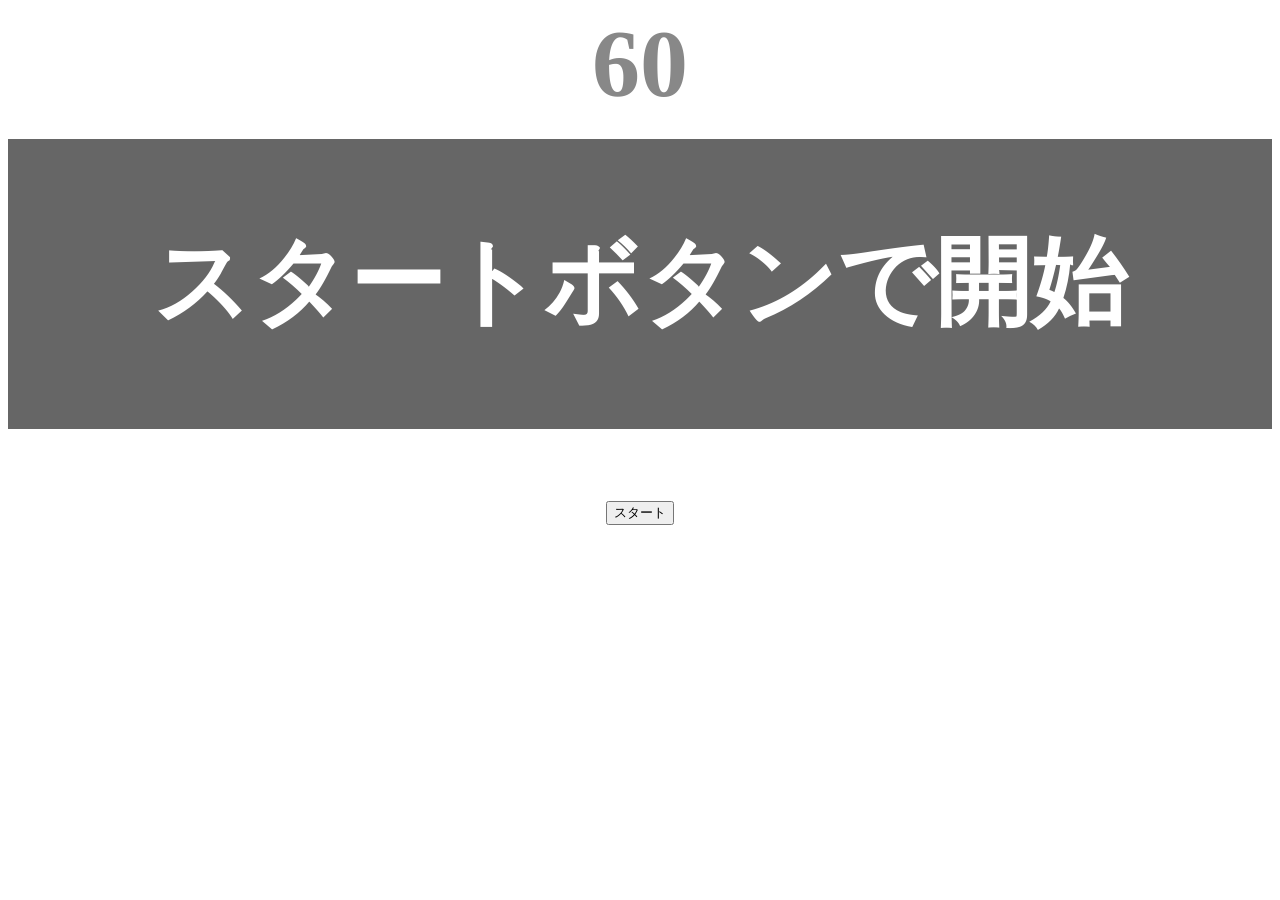
<file: kadai_001/index.html>
<!doctype html>
<html lang="ja">
  <head>
    <title>タイピングゲーム</title>
    <meta charset="UTF-8" />
    <meta
      name="discription"
      content="【JavaScript応用編】簡易的なタイピングゲームです"
    />
    <meta name="viewport" content="width=device-width, initial-scale=1.0" />
    <link rel="stylesheet" href="style.css" />
  </head>

  <body>
    <p id="count" class="count">60</p>
    <div id="wrap" class="wrap">
      <span id="typed" class="typed"></span><span id="untyped"></span>
    </div>
    <p id="typecount" class="typecount"></p>
    <button id="start">スタート</button>
    <script type="text/javascript" src="main.js"></script>
  </body>
</html>
</file>
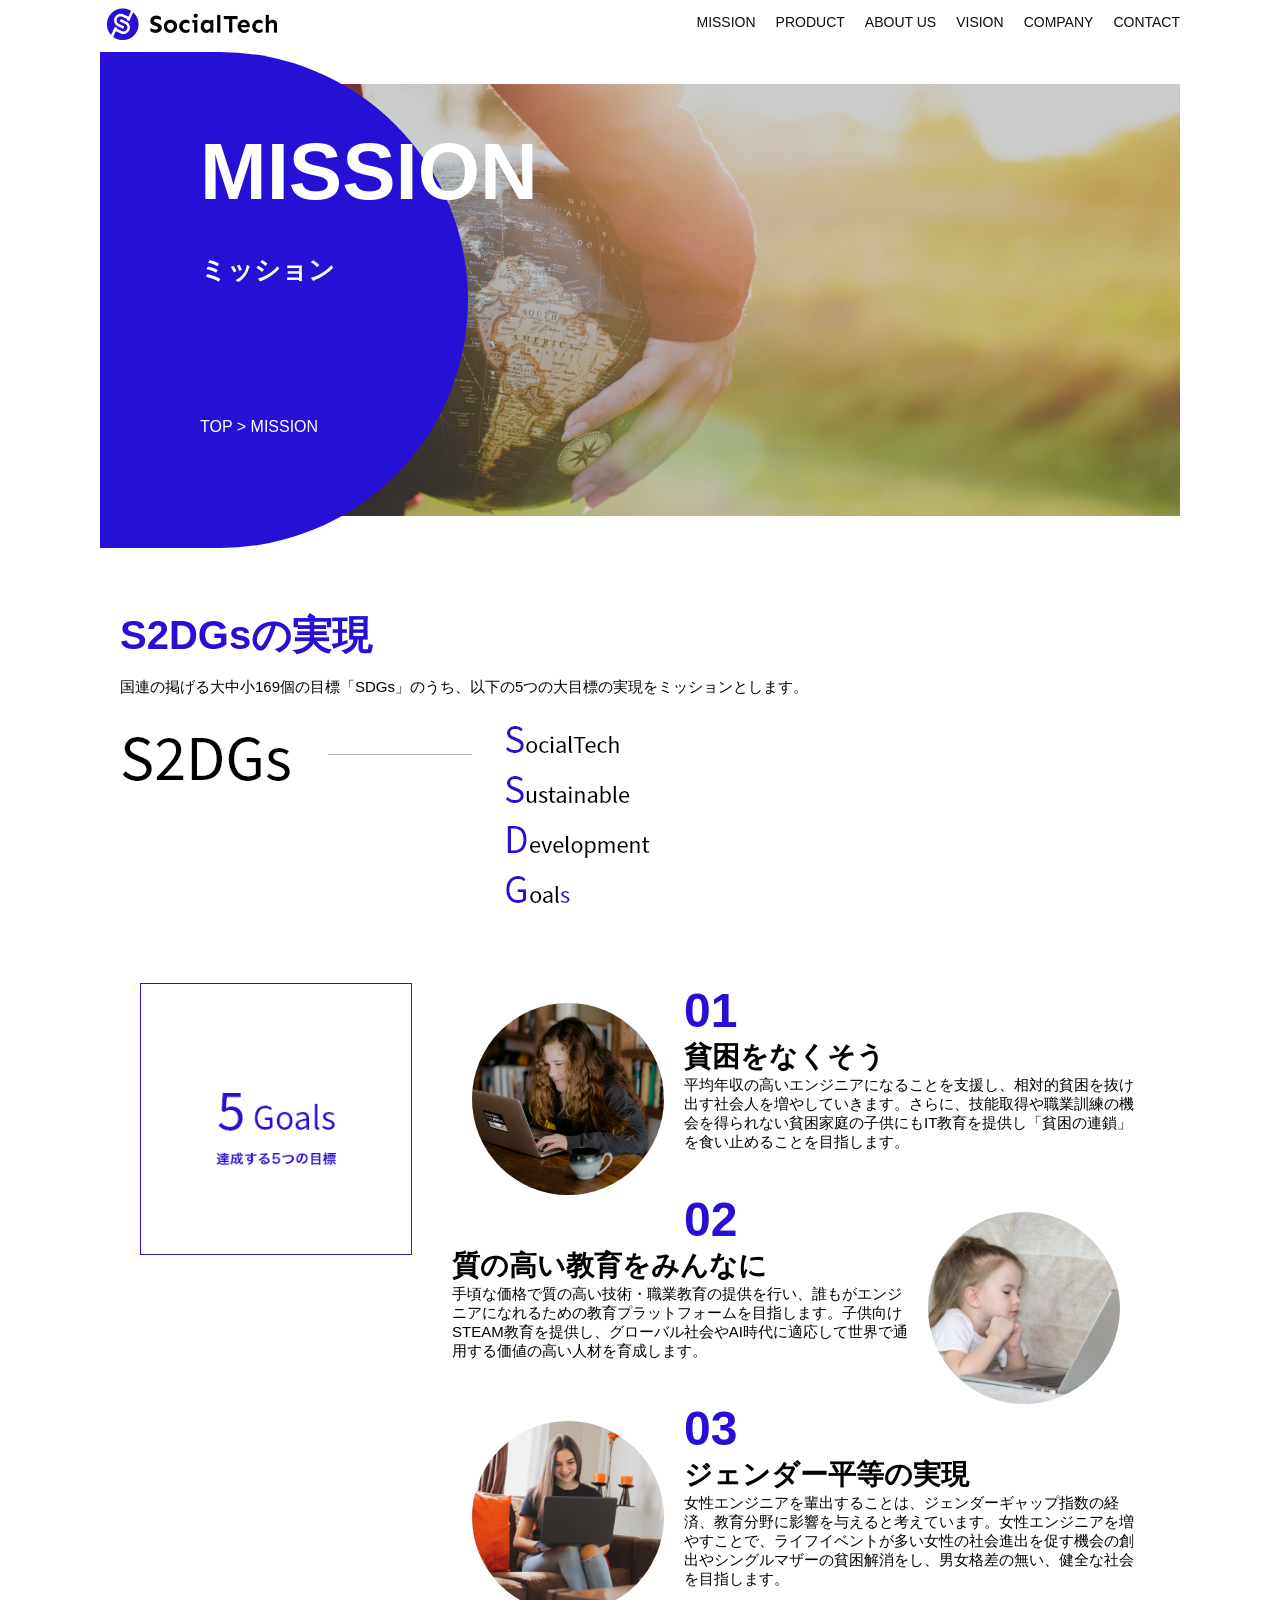
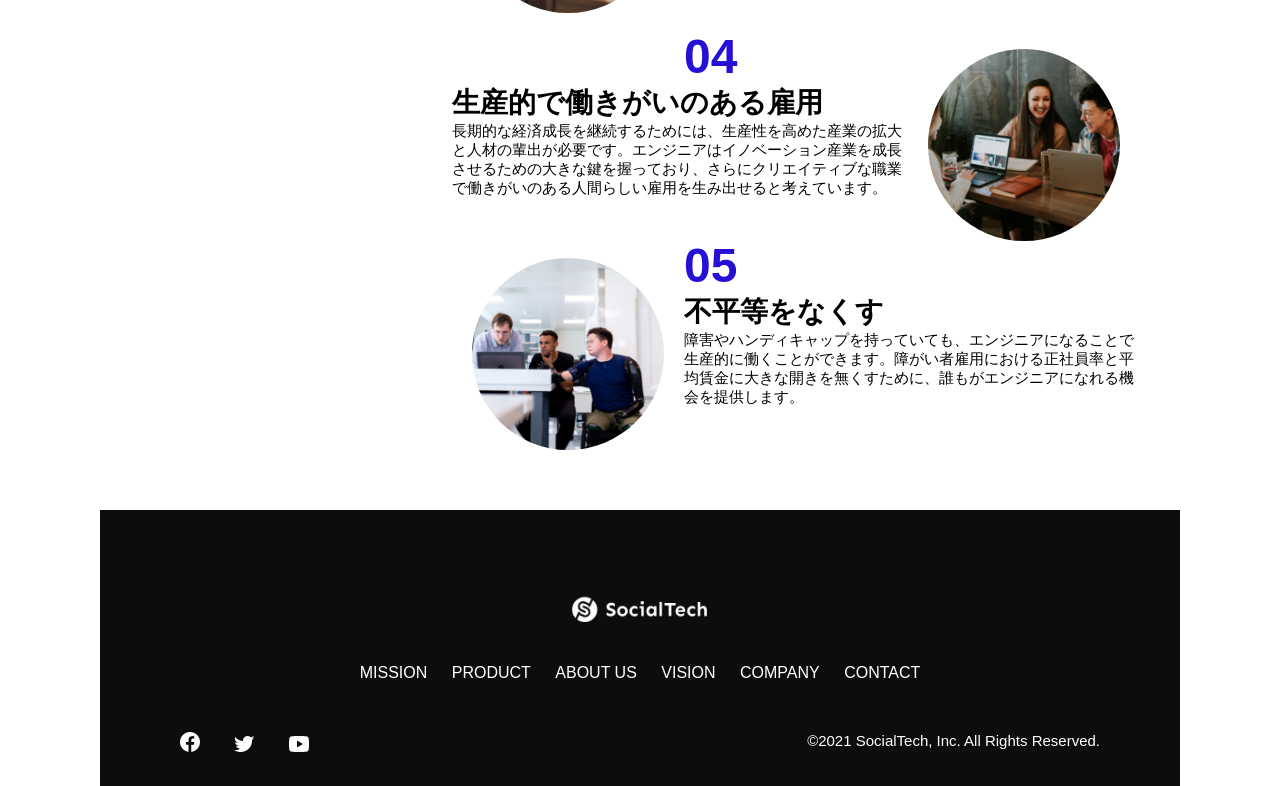
<file: jQuery_socialtech/mission.html>
<!DOCTYPE html>
<html>
  <head>
    <title>SocialTech - MISSION ミッション -</title>
    <meta charset="utf-8">
    <meta name="description" content="SocialTechが目指す5つの目標（S2DGs）を紹介します">
    <meta name="viewport" content="width=device-width, initial-scale=1.0">
    <link rel="stylesheet" href="style.css">
  </head>

  <body>
    <!-- ヘッダー -->
    <header>
      <!-- ロゴ -->
      <a href="index.html" id="logo">
        <img src="images/logo.png" alt="トップページに戻る">
      </a>

      <!-- PC用ナビゲーション -->
      <nav id="nav-pc">
        <ul>
          <li><a href="mission.html">MISSION</a></li>
          <li><a href="product.html">PRODUCT</a></li>
          <li><a href="index.html#aboutus">ABOUT US</a></li>
          <li><a href="index.html#vision">VISION</a></li>
          <li><a href="index.html#company">COMPANY</a></li>
          <li><a href="index.html#contact">CONTACT</a></li>
        </ul>
      </nav>

      <!-- スマホ用メニューボタン -->
      <button id="menu-sp" onclick="document.getElementById('nav-sp').style.display = 'block'">
        <img src="images/button-menu.png" alt="ナビゲーションを開く">
      </button>

      <!-- スマホ用ナビゲーション -->
      <div id="nav-sp">
        <button id="close" onclick="document.getElementById('nav-sp').style.display = 'none'">
          <img src="images/button-close.png" alt="ナビゲーションを閉じる">
        </button>

        <nav>
          <ul>
            <li>
              <a id="logo-sp" href="index.html" onclick="document.getElementById('nav-sp').style.display = 'none'"><img src="images/logo-sp.png" alt="トップページに戻る"></a>
            </li>
            <li><a class="menu" href="mission.html" onclick="document.getElementById('nav-sp').style.display = 'none'">MISSION</a></li>
            <li><a class="menu" href="product.html" onclick="document.getElementById('nav-sp').style.display = 'none'">PRODUCT</a></li>
            <li><a class="menu" href="index.html#aboutus" onclick="document.getElementById('nav-sp').style.display = 'none'">ABOUT US</a></li>
            <li><a class="menu" href="index.html#vision" onclick="document.getElementById('nav-sp').style.display = 'none'">VISION</a></li>
            <li><a class="menu" href="index.html#company" onclick="document.getElementById('nav-sp').style.display = 'none'">COMPANY</a></li>
            <li><a class="menu" href="index.html#contact" onclick="document.getElementById('nav-sp').style.display = 'none'">CONTACT</a></li>
          </ul>
        </nav>
        <div id="sns">
          <a href="https://www.facebook.com/sejuku2013">
            <img src="images/button-facebook.png" alt="Facebookのリンク">
          </a>
          <a href="https://twitter.com/samuraijuku">
            <img src="images/button-twitter.png" alt="Twitterのリンク">
          </a>
          <a href="https://www.youtube.com/channel/UCCFOQO5aDK0xXam4cUQXT8g">
            <img src="images/button-youtube.png" alt="YouTubeのリンク">
          </a>
        </div>
      </div>
    </header>

    <main>
      <article>
        <section id="mission-main">
          <div class="mission-main-inner">
            <div id="mission-title">
              <h1>MISSION<br><span>ミッション</span></h1>
              <p>TOP > MISSION</p>
            </div>
          </div>
        </section>

        <section id="mission-s2dgs">
          <h2 class="mission-h2">S2DGsの実現</h2>
          <p>国連の掲げる大中小169個の目標「SDGs」のうち、以下の5つの大目標の実現をミッションとします。</p>
          <img src="images/mission/mission-s2dgs.png" alt="S2DGs">
        </section>

        <section id="mission-five-goals">
          <div class="five-goals-image">
            <img src="images/mission/mission-5goals.png" alt="5Goals">
          </div>
          <div class="five-goals-read">
            <div>
              <img class="fivegoals-image-left" src="images/mission/mission-5goals01.png" alt="PCを操作する女の子">
              <span class="fivegoals-number">01</span>
              <h3 class="fivegoals-h3">貧困をなくそう</h3>
              <p class="fivegoals-p">平均年収の高いエンジニアになることを支援し、相対的貧困を抜け出す社会人を増やしていきます。さらに、技能取得や職業訓練の機会を得られない貧困家庭の子供にもIT教育を提供し「貧困の連鎖」を食い止めることを目指します。</p>
            </div>
            <div>
              <img class="fivegoals-image-right" src="images/mission/mission-5goals02.png" alt="PCを見つめる小さい女の子">
              <span class="fivegoals-number">02</span>
              <h3 class="fivegoals-h3">質の高い教育をみんなに</h3>
              <p class="fivegoals-p">手頃な価格で質の高い技術・職業教育の提供を行い、誰もがエンジニアになれるための教育プラットフォームを目指します。子供向けSTEAM教育を提供し、グローバル社会やAI時代に適応して世界で通用する価値の高い人材を育成します。</p>
            </div>
            <div>
              <img class="fivegoals-image-left" src="images/mission/mission-5goals03.png" alt="PCを操作する女性">

              <span class="fivegoals-number">03</span>
              <h3 class="fivegoals-h3">ジェンダー平等の実現</h3>
              <p class="fivegoals-p">女性エンジニアを輩出することは、ジェンダーギャップ指数の経済、教育分野に影響を与えると考えています。女性エンジニアを増やすことで、ライフイベントが多い女性の社会進出を促す機会の創出やシングルマザーの貧困解消をし、男女格差の無い、健全な社会を目指します。</p>
            </div>
            <div>
              <img class="fivegoals-image-right" src="images/mission/mission-5goals04.png" alt="笑顔で話し合う3人の男女">
              <span class="fivegoals-number">04</span>
              <h3 class="fivegoals-h3">生産的で働きがいのある雇用</h3>
              <p class="fivegoals-p">長期的な経済成長を継続するためには、生産性を高めた産業の拡大と人材の輩出が必要です。エンジニアはイノベーション産業を成長させるための大きな鍵を握っており、さらにクリエイティブな職業で働きがいのある人間らしい雇用を生み出せると考えています。</p>
            </div>
            <div>
              <img class="fivegoals-image-left" src="images/mission/mission-5goals05.png" alt="障害を持つ男性が生き生きと働く様子">
              <span class="fivegoals-number">05</span>
              <h3 class="fivegoals-h3">不平等をなくす</h3>
              <p class="fivegoals-p">障害やハンディキャップを持っていても、エンジニアになることで生産的に働くことができます。障がい者雇用における正社員率と平均賃金に大きな開きを無くすために、誰もがエンジニアになれる機会を提供します。</p>
            </div>
          </div>
        </section>
      </article>
    </main>

    <footer>
      <div id="footer-logo">
        <img src="images/logo-sp.png" alt="SocialTech">
      </div>
      <div id="footer-link">
        <a href="mission.html">MISSION</a>
        <a href="product.html">PRODUCT</a>
        <a href="index.html#aboutus">ABOUT US</a>
        <a href="index.html#vision">VISION</a>
        <a href="index.html#company">COMPANY</a>
        <a href="index.html#contact">CONTACT</a>
      </div>
      <div id="sns-footer">
        <div class="sns-btns">
          <a href="https://www.facebook.com/sejuku2013"><img src="images/button-facebook.png" alt="Facebookのリンク"></a>
          <a href="https://twitter.com/samuraijuku"><img src="images/button-twitter.png" alt="Twitterのリンク"></a>
          <a href="https://www.youtube.com/channel/UCCFOQO5aDK0xXam4cUQXT8g"><img src="images/button-youtube.png" alt="YouTubeのリンク"></a>
        </div>
        <p id="copyright">&copy;2021 SocialTech, Inc. All Rights Reserved.</p>
      </div>
    </footer>

  </body>
</html>
</file>
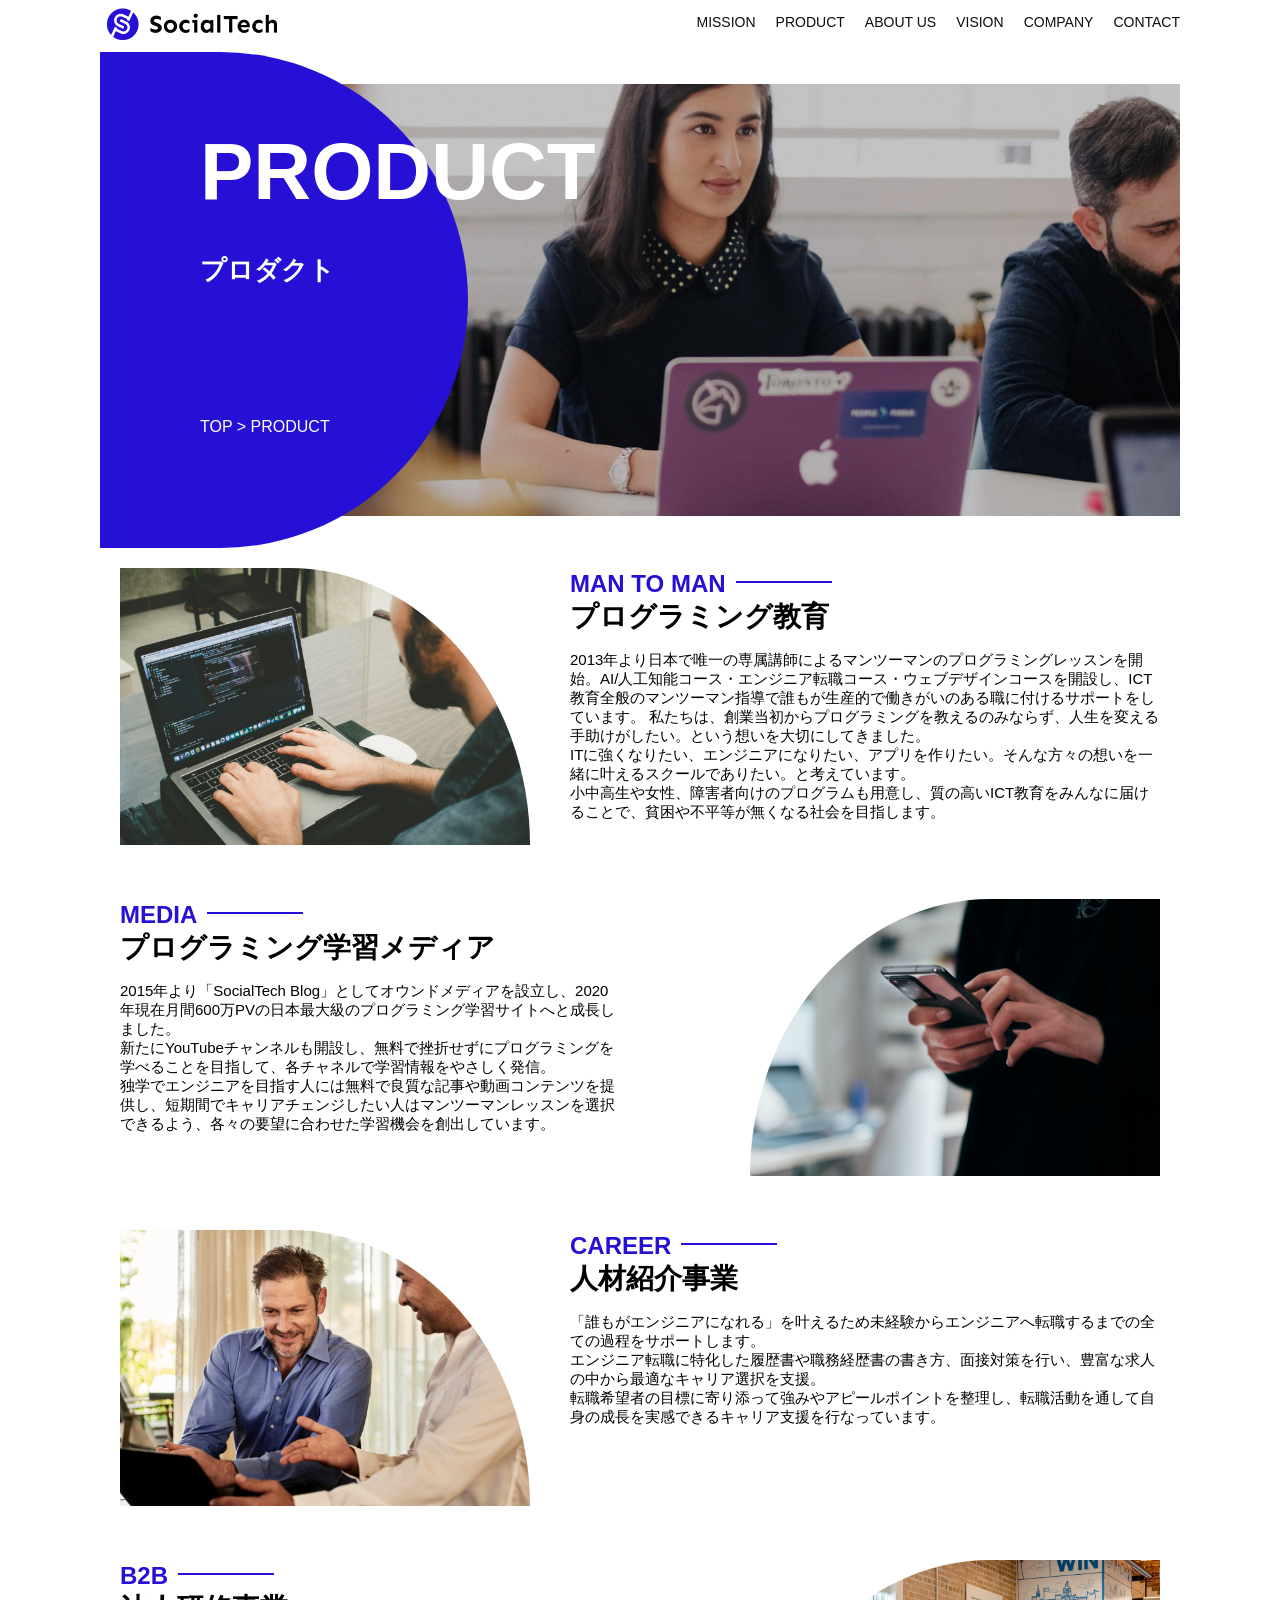
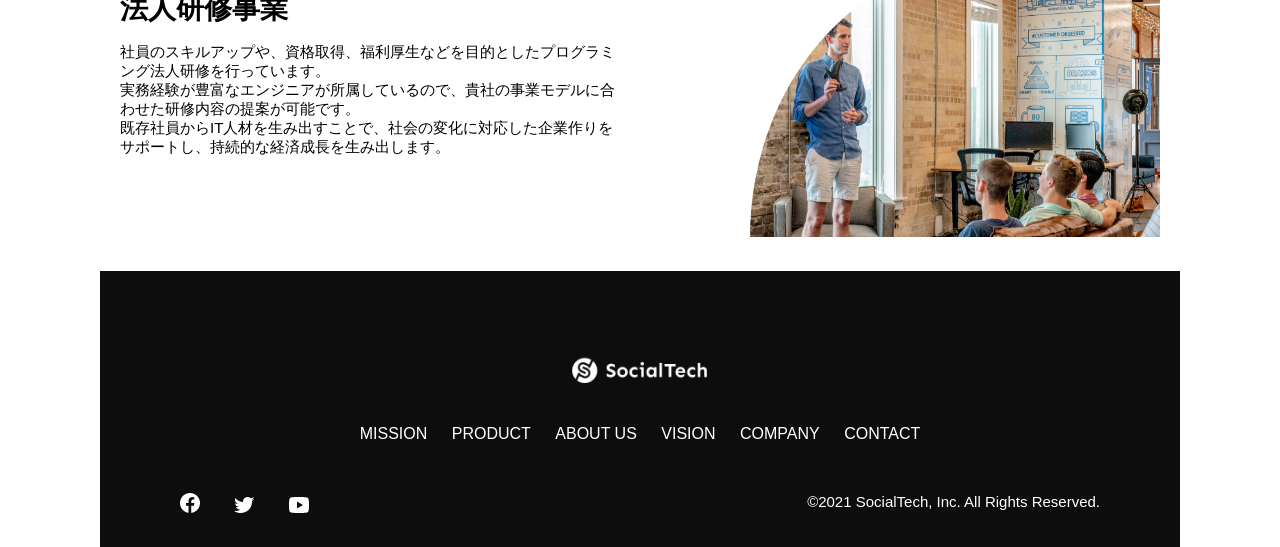
<file: jQuery_socialtech/product.html>
<!DOCTYPE html>
<html>
  <head>
    <title>SocialTech -PRODUCT プロダクト-</title>
    <meta charset="utf-8">
    <meta name="description" content="SocialTechの4つのプロダクトを紹介します">
    <meta name="viewport" content="width=device-width, initial-scale=1.0">
    <link rel="stylesheet" href="style.css">
  </head>

  <body>
    <!-- ヘッダー -->
    <header>
      <!-- ロゴ -->
      <a href="index.html" id="logo">
        <img src="images/logo.png" alt="トップページに戻る">
      </a>

      <!-- PC用ナビゲーション -->
      <nav id="nav-pc">
        <ul>
          <li><a href="mission.html">MISSION</a></li>
          <li><a href="product.html">PRODUCT</a></li>
          <li><a href="index.html#aboutus">ABOUT US</a></li>
          <li><a href="index.html#vision">VISION</a></li>
          <li><a href="index.html#company">COMPANY</a></li>
          <li><a href="index.html#contact">CONTACT</a></li>
        </ul>
      </nav>

      <!-- スマホ用メニューボタン -->
      <button id="menu-sp" onclick="document.getElementById('nav-sp').style.display = 'block'">
        <img src="images/button-menu.png" alt="ナビゲーションを開く">
      </button>

      <!-- スマホ用ナビゲーション -->
      <div id="nav-sp">
        <button id="close" onclick="document.getElementById('nav-sp').style.display = 'none'">
          <img src="images/button-close.png" alt="ナビゲーションを閉じる">
        </button>

        <nav>
          <ul>
            <li>
              <a id="logo-sp" href="index.html" onclick="document.getElementById('nav-sp').style.display = 'none'"><img src="images/logo-sp.png" alt="トップページに戻る"></a>
            </li>
            <li><a class="menu" href="mission.html" onclick="document.getElementById('nav-sp').style.display = 'none'">MISSION</a></li>
            <li><a class="menu" href="product.html" onclick="document.getElementById('nav-sp').style.display = 'none'">PRODUCT</a></li>
            <li><a class="menu" href="index.html#aboutus" onclick="document.getElementById('nav-sp').style.display = 'none'">ABOUT US</a></li>
            <li><a class="menu" href="index.html#vision" onclick="document.getElementById('nav-sp').style.display = 'none'">VISION</a></li>
            <li><a class="menu" href="index.html#company" onclick="document.getElementById('nav-sp').style.display = 'none'">COMPANY</a></li>
            <li><a class="menu" href="index.html#contact" onclick="document.getElementById('nav-sp').style.display = 'none'">CONTACT</a></li>
          </ul>
        </nav>
        <div id="sns">
          <a href="https://www.facebook.com/sejuku2013">
            <img src="images/button-facebook.png" alt="Facebookのリンク">
          </a>
          <a href="https://twitter.com/samuraijuku">
            <img src="images/button-twitter.png" alt="Twitterのリンク">
          </a>
          <a href="https://www.youtube.com/channel/UCCFOQO5aDK0xXam4cUQXT8g">
            <img src="images/button-youtube.png" alt="YouTubeのリンク">
          </a>
        </div>
      </div>
    </header>

    <main>
      <article>
        <section id="product-main">
          <div class="product-main-inner">
            <div id="product-title">
              <h1>PRODUCT<br><span>プロダクト</span></h1>
              <p>TOP > PRODUCT</p>
            </div>
          </div>
        </section>

        <section class="product-section product-section-left">
          <div class="product-section-img">
            <img src="images/product/product-mantoman.png" alt="PCでコードを書く男性">
          </div>
          <div class="product-read">
            <h2 class="product-h2">MAN TO MAN</h2>
            <h3 class="product-h3">プログラミング教育</h3>
            <p>
              2013年より日本で唯一の専属講師によるマンツーマンのプログラミングレッスンを開始。AI/人工知能コース・エンジニア転職コース・ウェブデザインコースを開設し、ICT教育全般のマンツーマン指導で誰もが生産的で働きがいのある職に付けるサポートをしています。 私たちは、創業当初からプログラミングを教えるのみならず、人生を変える手助けがしたい。という想いを大切にしてきました。<br>ITに強くなりたい、エンジニアになりたい、アプリを作りたい。そんな方々の想いを一緒に叶えるスクールでありたい。と考えています。<br>小中高生や女性、障害者向けのプログラムも用意し、質の高いICT教育をみんなに届けることで、貧困や不平等が無くなる社会を目指します。
            </p>
          </div>
        </section>

        <section class="product-section product-section-right">
          <div class="product-read">
            <h2 class="product-h2">MEDIA</h2>
            <h3 class="product-h3">プログラミング学習メディア</h3>
            <p>2015年より「SocialTech Blog」としてオウンドメディアを設立し、2020年現在月間600万PVの日本最大級のプログラミング学習サイトへと成長しました。<br>新たにYouTubeチャンネルも開設し、無料で挫折せずにプログラミングを学べることを目指して、各チャネルで学習情報をやさしく発信。<br>独学でエンジニアを目指す人には無料で良質な記事や動画コンテンツを提供し、短期間でキャリアチェンジしたい人はマンツーマンレッスンを選択できるよう、各々の要望に合わせた学習機会を創出しています。</p>
          </div>
          <div class="product-section-img">
            <img src="images/product/product-media.png" alt="スマートフォンを操作する人">
          </div>
        </section>

        <section class="product-section product-section-left">
          <div class="product-section-img">
            <img src="images/product/product-career.png" alt="笑顔で話し合う2人の男性">
          </div>
          <div class="product-read">
            <h2 class="product-h2">CAREER</h2>
            <h3 class="product-h3">人材紹介事業</h3>
            <p>「誰もがエンジニアになれる」を叶えるため未経験からエンジニアへ転職するまでの全ての過程をサポートします。<br>エンジニア転職に特化した履歴書や職務経歴書の書き方、面接対策を行い、豊富な求人の中から最適なキャリア選択を支援。<br>転職希望者の目標に寄り添って強みやアピールポイントを整理し、転職活動を通して自身の成長を実感できるキャリア支援を行なっています。<br></p>
          </div>
        </section>

        <section class="product-section product-section-right">
          <div class="product-read">
            <h2 class="product-h2">B2B</h2>
            <h3 class="product-h3">法人研修事業</h3>
            <p>社員のスキルアップや、資格取得、福利厚生などを目的としたプログラミング法人研修を行っています。<br>実務経験が豊富なエンジニアが所属しているので、貴社の事業モデルに合わせた研修内容の提案が可能です。<br>既存社員からIT人材を生み出すことで、社会の変化に対応した企業作りをサポートし、持続的な経済成長を生み出します。</p>
          </div>
          <div class="product-section-img">
            <img src="images/product/product-b2b.png" alt="講演中の男性とそれを聴く人々">
          </div>
        </section>
      </article>
    </main>

    <footer>
      <div id="footer-logo">
        <img src="images/logo-sp.png" alt="SocialTech">
      </div>
      <div id="footer-link">
        <a href="mission.html">MISSION</a>
        <a href="product.html">PRODUCT</a>
        <a href="index.html#aboutus">ABOUT US</a>
        <a href="index.html#vision">VISION</a>
        <a href="index.html#company">COMPANY</a>
        <a href="index.html#contact">CONTACT</a>
      </div>
      <div id="sns-footer">
        <div class="sns-btns">
          <a href="https://www.facebook.com/sejuku2013"><img src="images/button-facebook.png" alt="Facebookのリンク"></a>
          <a href="https://twitter.com/samuraijuku"><img src="images/button-twitter.png" alt="Twitterのリンク"></a>
          <a href="https://www.youtube.com/channel/UCCFOQO5aDK0xXam4cUQXT8g"><img src="images/button-youtube.png" alt="YouTubeのリンク"></a>
        </div>
        <p id="copyright">&copy;2021 SocialTech, Inc. All Rights Reserved.</p>
      </div>
    </footer>
    
  </body>
</html>
</file>
<file: kadai_001/style.css>
body {
  font-size: 6em;
  text-align: center;
}

/*ゲームの残り秒数が表示されるタイマーの領域*/
.count {
  margin: 0;
  font-weight: bold;
  color: #888;
}

/* テキストが表示される領域 */
.wrap {
  margin-top: 20px;
  padding: 80px 40px;
  background-color: #666;
  font-weight: bold;
  color: #fff;
}

/* 正しくタイプされた場合のテキスト */
.typed {
  color: lightgreen;
}

/* ミスタイプの場合の背景 */
.mistyped {
  background-color: red;
}

.typecount {
  margin: 0;
  font-weight: bold;
  color: #888;
}
</file>
<file: jQuery_socialtech/style.css>
/* PC、スマホ共通スタイル */
* {
  box-sizing: border-box;
}

p {
  font-size: 15px;
}

body {
  max-width: 1080px;
  margin: 0 auto 0 auto;
  font-family:
    "Source Sans Pro", "Hiragino Kaku Gothic ProN", Meiryo, Arial, sans-serif;
}

/*PC用カルーセル設定*/
.carousel {
  margin: 0 20px 0 20px;
}
.carouselImg {
  width: 100%;
}

/* ヘッダー */
header {
  display: flex;
  justify-content: space-between;
}

/* ナビゲーションのレイアウト */
#nav-pc {
  font-size: 14px;
}

#nav-pc ul {
  display: flex;
  padding-left: 0;
}

#nav-pc li {
  list-style: none;
}

/* ナビゲーションのリンクの装飾設定 */
#nav-pc a {
  text-decoration: none;
  margin-left: 20px;
  color: #0d0d0d;
}

#nav-pc a:hover {
  text-decoration: underline;
}

/* スマホ用ナビを非表示 */
#nav-sp,
#menu-sp {
  display: none;
}

/* メインビジュアル*/
#main-visual {
  position: relative;
  height: 400px;
}

#main-message {
  position: absolute;
  top: 0;
  left: 0;
  background-color: #2710d5;
  color: #ffffff;
  border-radius: 0 0 476px 0;
  max-width: 620px;
  height: 100%;
  width: 100%;
  z-index: 11;
}

#main-message h1 {
  font-size: 60px;
  margin: 100px 0 0 50px;
}

#main-message > p {
  font-size: 28px;
  margin: 0 0 0 50px;
}

#main-visual > img {
  max-width: 620px;
  border-radius: 476px 0 0 0;
  position: absolute;
  top: 0;
  right: 0;
  z-index: 10;
}

/*見出し*/
h2 {
  margin: 40px 0 0 0;
}

h2::after {
  content: url("images/line.png");
  margin-left: 10px;
}

h3 {
  font-size: 27px;
}

/* ミッション */
#mission {
  margin: 80px auto 80px auto;
}

#mission-flex {
  display: flex;
}

#mission-flex > div {
  width: 50%;
  margin: 20px;
}

#mission-photo {
  width: 100%;
}

#s2dgs {
  margin-top: 50px;
  width: 100%;
}

/* プロダクト */
#product {
  background-color: #fafafa;
  margin: 80px 0 80px 0;
  padding: 10px 40px 0px 40px;
}

/* 外枠 */
#product .product-flex {
  margin-top: 40px;
  display: flex;
}

/* 左のカラム */
#product-left {
  width: 50%;
  margin-right: 20px;
}

/* 右のカラム */
#product-right {
  width: 50%;
  margin-left: 20px;
  margin-top: 80px;
}

/* 写真＋説明の枠 */
#product-left > div {
  position: relative;
  height: 480px;
  margin-right: 20px;
}

#product-right > div {
  position: relative;
  height: 480px;
  margin-left: 20px;
}

/* 写真*/
.product-photo {
  width: 100%;
}

/* 説明文の枠 */
.product-explain {
  background-color: #ffffff;
  position: absolute;
  left: 0;
  bottom: 50px;
  margin: 0 40px 0 40px;
  padding: 20px;
  box-shadow: 5px 5px 10px rgba(0, 0, 0, 0.05);
}

/* 説明文の英語 */
.product-explain > span {
  color: #2710d5;
  font-weight: bold;
  font-size: 16px;
  margin: 0px;
}

/* 説明文の見出し */
.product-explain > h3 {
  margin: 5px 0 5px 0;
}

/* 説明文 */
.product-explain > p {
  font-size: 14px;
  margin: 0;
}

/* もっと見るボタン */
#product-more {
  text-align: center;
}

#product-more a {
  position: relative;
  bottom: -42px;
}

/* ABOUT US */
#aboutus {
  margin: 80px auto 80px auto;
}

/* ３つの組織文化と写真を入れる枠 */
#aboutus > div {
  display: flex;
}

/* 写真 */
.culture-img {
  width: 50%;
  align-self: flex-start;
}

.culture-img2 {
  margin-top: 50px;
  width: 100%;
}

/* 3つの組織文化の表 */
.culture-table {
  margin-right: 50px;
}

/* 番号 */
.culture-num {
  font-size: 80px;
  color: #2710d5;
  padding: 0 20px 0 0;
}

/* 見出し */
.culture-table th {
  text-align: left;
  font-size: 28px;
  font-weight: bold;
}

/* 組織文化英語 */
.culture-en {
  color: #2710d5;
  font-size: 24px;
}

/* 説明文 */
.culture-description {
  margin: 0;
}

/* ビジョン */
#vision {
  margin: 80px auto 80px auto;
}

/* セクション内の外枠*/
#vision > div {
  display: flex;
  justify-content: space-between;
  flex-wrap: wrap;
}

/*7つの行動指針の枠*/
.vision-box {
  width: 300px;
  height: 300px;
  margin-bottom: 30px;
  position: relative;
}

.vision-box > img {
  width: 100%;
  position: relative;
  z-index: 30;
}

.vision-box > div {
  position: absolute;
  top: 0;
  left: 0;
  z-index: 31;
  margin-right: 20px;
}

.vision-box > div > h4 {
  color: #2710d5;
  font-size: 19px;
  margin: 80px 0 0 0;
}

.vision-box > div > h4::first-letter {
  font-size: 40px;
}

.vision-box > div > h5 {
  font-size: 20px;
  margin: 0 0 0 0;
}

.vision-box > div > p {
  margin: 10px 0 0 0;
}

/*会社概要*/
#company {
  margin: 80px auto 80px auto;
}

#company-table {
  width: 100%;
}

.tableheader {
  text-align: left;
  padding: 20px;
  border-bottom-color: #2710d5;
  border-bottom-width: 1px;
  border-bottom-style: solid;
  width: 100px;
}

.tableheader-first {
  border-top-color: #2710d5;
  border-top-width: 1px;
  border-top-style: solid;
}

.cell {
  padding: 30px;
  border-bottom-color: #ececec;
  border-bottom-width: 1px;
  border-bottom-style: solid;
}

.cell-first {
  border-top-color: #ececec;
  border-top-width: 1px;
  border-top-style: solid;
}

#company > iframe {
  width: 100%;
  height: 368px;
  margin-top: 40px;
}

/* お問い合わせ */
#contact {
  margin: 80px auto 80px auto;
}

/* 外枠 */
#contact > form > div {
  display: flex;
  flex-direction: row;
  flex-wrap: wrap;
  padding-bottom: 30px;
}

/* 左列　見出し */
.contact-heading {
  width: 240px;
  align-self: center;
}

/* 見出しのラベル */
.contact-label {
  font-weight: bold;
}

/* 必須 */
.contact-span {
  color: #ce2222;
  margin: 0 0 0 20px;
  font-weight: bold;
}

/* テキストボックス */
.contact-textbox {
  border-top: 0px;
  border-left: 0px;
  border-right: 0px;
  border-bottom-width: 1px;
  border-bottom-color: #707070;
  border-style: solid;
  background-color: #fafafa;
  height: 56px;
  width: 400px;
}

/* お問い合わせ内容のテキストエリア */
.contact-textarea {
  border-top: 0px;
  border-left: 0px;
  border-right: 0px;
  border-bottom-width: 1px;
  border-bottom-color: #707070;
  background-color: #fafafa;
  width: 400px;
  height: 200px;
}

/* 個人情報の取り扱い */
#contact dt {
  font-weight: bold;
}

#contact dd {
  margin: 0 0 16px 0;
}

#contact dd p {
  margin: 0;
}

#contact dd ul {
  padding-left: 0;
}

#contact dd li {
  margin-bottom: 0;
  list-style: none;
}

/* フッター */
footer {
  background-color: #0d0d0d;
  text-align: center;
  padding: 80px 80px 30px 80px;
}

#footer-logo {
  margin-bottom: 30px;
}

#footer-link {
  margin-bottom: 50px;
}

#footer-link > a {
  text-decoration: none;
  margin: 10px;
  color: #ffffff;
}

#footer-link > a:hover {
  text-decoration: underline;
}

#sns-footer {
  display: flex;
  justify-content: space-between;
}

#sns-footer a {
  margin-right: 30px;
}

#copyright {
  color: #ffffff;
  margin: 0;
}

/* mission.html用スタイル */
/* ミッションのメインビジュアル */
.mission-main-inner {
  background-image: url("images/mission/mission-main.png");
  background-repeat: no-repeat;
  background-position-y: center;
}

#mission-title {
  background-color: #2710d5;
  width: 368px;
  color: #ffffff;
  height: 496px;
  border-radius: 0 248px 248px 0;
  position: relative;
}

#mission-title h1 {
  position: absolute;
  top: 0;
  left: 100px;
  font-size: 80px;
  line-height: 1;
}

#mission-title h1 span {
  font-size: 26px;
}

#mission-title > p {
  position: absolute;
  top: 350px;
  left: 100px;
  font-size: 16px;
}

/* ミッションページ　S2DGSの設定 */
#mission-s2dgs {
  padding: 20px;
}

.mission-h2 {
  color: #2710d5;
  font-size: 40px;
}

.mission-h2::after {
  content: none;
}

/* ミッションページ　5つのゴールの設定 */
#mission-five-goals {
  padding: 20px;
  display: flex;
}

#mission-five-goals .five-goals-image {
  width: 30%;
  padding: 20px;
}

#mission-five-goals .five-goals-image img {
  width: 100%;
}

#mission-five-goals .five-goals-read {
  width: 70%;
  padding: 20px;
}

#mission-five-goals .five-goals-read > div {
  margin-bottom: 40px;
}

.fivegoals-image-right {
  float: right;
  margin: 20px;
}

.fivegoals-image-left {
  float: left;
  margin: 20px;
}

.fivegoals-number {
  color: #2710d5;
  font-size: 48px;
  font-weight: bold;
  margin: 0;
}

.fivegoals-h3 {
  font-size: 28px;
  margin: 0;
}

.fivegoals-p {
  margin: 0;
}

/* プロダクトページ */
.product-main-inner {
  background-image: url("images/product/product-main.png");
  background-repeat: no-repeat;
  background-position-y: center;
}

#product-title {
  background-color: #2710d5;
  width: 368px;
  color: #ffffff;
  height: 496px;
  border-radius: 0 248px 248px 0;
  position: relative;
}

#product-title h1 {
  position: absolute;
  top: 0;
  left: 100px;
  font-size: 80px;
  line-height: 1;
}

#product-title h1 span {
  font-size: 26px;
}

#product-title > p {
  position: absolute;
  top: 350px;
  left: 100px;
  font-size: 16px;
}

/* セクション */
.product-section {
  display: flex;
  padding: 20px 20px 0;
}

.product-section .product-section-img {
  width: 450px;
}

/* 右が画像のセクション*/
.product-section-left .product-section-img img {
  width: 100%;
  padding: 0 40px 30px 0;
  border-radius: 0 432px 0 0;
}

.product-section-left .product-read {
  width: 50%;
  flex-grow: 1;
}

.product-section-left .product-read p {
  margin-bottom: 0;
}

/* 右が画像のセクション*/
.product-section-right {
  justify-content: space-between;
}

.product-section-right .product-section-img img {
  width: 100%;
  padding: 0 0 30px 40px;
  border-radius: 432px 0 0 0;
}

.product-section-right .product-read {
  width: 500px;
}

.product-h2 {
  color: #2710d5;
  font-size: 24px;
  margin: 0;
}

.product-h3 {
  font-size: 28px;
  margin: 0;
}

/*====================
 スマートフォン用のスタイル
=====================*/

@media screen and (max-width: 767px) {
  /* スマホ用カルーセル設定 */
  .carousel {
    margin: 0;
  }

  /* PC用ナビゲーション非表示 */
  #nav-pc {
    display: none;
  }

  /* ハンバーガーメニュー */
  #menu-sp {
    display: block;
    background-color: transparent;
    padding: 0;
    border: none;
    position: absolute;
    top: 0px;
    right: 0px;
  }

  /* スマホ用ナビゲーションの表示切替*/
  /* 初期状態、レイアウトと非表示設定 */
  #nav-sp {
    background-color: #2710d5;
    position: fixed;
    left: 0;
    top: 0;
    height: 100%;
    width: 100%;
    display: none;
    z-index: 100;
  }

  /* ×ボタン */
  #close {
    position: absolute;
    top: 20px;
    right: 20px;
    background-color: transparent;
    border: none;
  }

  #nav-sp nav ul {
    padding-left: 0;
  }

  #nav-sp nav li {
    list-style: none;
  }

  /* ナビゲーションメニュー用ロゴ */
  #logo-sp {
    margin: 80px 0 30px 20px;
  }

  /* ナビゲーションのリンクの装飾設定 */
  #nav-sp nav a {
    display: block;
    color: #ffffff;
  }

  #nav-sp nav a:hover {
    text-decoration: underline;
  }

  #nav-sp .menu {
    text-decoration: none;
    margin: 0 20px 0 20px;
    height: 44px;
    font-size: 16px;
    background-image: url("images/arrow.png");
    background-repeat: no-repeat;
    background-position: right top;
  }

  #sns {
    position: absolute;
    bottom: 20px;
    left: 20px;
  }

  #sns > a {
    margin-right: 30px;
  }

  /* メインビジュアル */
  #main-visual {
    position: relative;
    height: 470px;
  }

  #main-visual > div {
    text-align: center;
    height: 280px;
  }

  #main-visual h1 {
    font-size: 28px;
    margin: 90px 0 0 0;
  }

  #main-visual > div > p {
    margin: 0;
    font-size: 15px;
  }

  #main-visual > img {
    width: 100%;
    border-radius: 476px 0 0 0;
    top: auto;
    bottom: 0;
  }

  /*見出し*/
  h2 {
    margin: 15px 0 15px 0;
  }

  h3 {
    font-size: 24px;
    margin: 10px 0 0 0;
  }

  /* ミッション */
  #mission {
    margin: 20px 0 20px 0;
    padding: 0 20px 0 20px;
  }

  #mission-flex {
    flex-direction: column;
  }

  #mission-flex > div {
    width: 100%;
    margin: 0;
  }

  /* プロダクト */
  #product {
    margin: 0;
    padding: 10px 20px 0 20px;
  }

  /* 外枠 */
  #product .product-flex {
    flex-direction: column;
    margin-top: 0;
  }

  /* 左右のカラム　スマホでは縦並び */
  #product-left,
  #product-right {
    width: 100%;
    margin: 0;
  }

  /* 写真＋説明の枠 */
  #product-left > div,
  #product-right > div {
    height: auto;
    margin: 0;
  }

  /* 説明文の枠 */
  .product-explain {
    position: relative;
    margin: 0;
  }

  .product-explain > h3 {
    margin: 10px 0 10px 0;
    font-size: 24px;
  }

  /* もっと見るボタン */
  #product-more {
    text-align: left;
  }

  /* ABOUT US */
  #aboutus {
    margin: 80px 20px 80px 20px;
  }

  #aboutus > div {
    flex-direction: column;
  }

  .culture-table th {
    font-size: 16px;
  }

  .culture-table {
    margin-right: 0;
    padding-right: 20px;
    order: 2;
  }

  .culture-img {
    width: 100%;
    order: 1;
  }

  .culture-img2 {
    margin-top: 0;
  }

  .culture-num {
    padding: 0;
  }

  .culture-description {
    margin: 0;
  }

  /* ビジョン */
  #vision {
    margin: 80px 20px 80px 20px;
  }

  .vision-box > img {
    position: absolute;
    top: 0;
    left: 0;
  }

  .vision-box > div > h4 {
    margin: 60px 0 0 0;
  }

  /*会社概要*/
  #company {
    margin: 0 20px 0 20px;
  }

  #company > h3 {
    margin-bottom: 20px;
  }

  .tableheader {
    width: 50px;
  }

  .cell {
    padding: 20px;
  }

  #company > iframe {
    height: 240px;
  }

  /* お問い合わせ */
  #contact {
    margin: 80px 20px 80px 20px;
  }

  #contact > h3 {
    margin-bottom: 20px;
  }

  #contact > form > div {
    flex-direction: column;
    margin-bottom: 20px;
  }

  .contact-heading {
    align-self: auto;
    margin-bottom: 20px;
  }

  .contact-textbox {
    min-width: 300px;
    width: 100%;
  }

  .contact-textarea {
    height: 150px;
    width: 100%;
  }

  .radiobutton {
    margin-bottom: 20px;
  }

  /* フッター */
  footer {
    padding: 30px 20px 50px 20px;
    text-align: left;
  }

  #footer-link > a {
    margin: 0 20px 30px 0;
    display: block;
    background-image: url("images/arrow.png");
    background-repeat: no-repeat;
    background-position: right top;
  }

  #footer-link > a:hover {
    text-decoration: underline;
  }

  #sns-footer {
    flex-direction: column;
    justify-content: flex-start;
  }

  #copyright {
    font-size: 12px;
    margin-top: 30px;
  }

  /* mission.html用スタイル */
  /* ミッションのメインビジュアル */
  #mission-main {
    height: 256px;
    margin-top: 4%;
    position: relative;
  }

  .mission-main-inner {
    height: 80%;
    background-size: cover;
  }

  #mission-title {
    width: 136px;
    height: 256px;
    position: absolute;
    top: -10%;
  }

  #mission-title h1 {
    left: 20px;
    font-size: 40px;
  }

  #mission-title h1 span {
    font-size: 18px;
  }

  #mission-title > p {
    top: 180px;
    left: 20px;
    font-size: 13px;
  }

  /* ミッションページ　S2DGSの設定 */
  .mission-h2 {
    font-size: 38px;
    margin: 0px;
  }

  .mission-h2::after {
    content: none;
  }

  #mission-s2dgs > img {
    width: 100%;
  }

  /* ミッションページ　5つのゴールの設定 */
  #mission-five-goals {
    flex-direction: column;
  }

  #mission-five-goals > div {
    padding: 0;
  }

  #mission-five-goals .five-goals-image,
  #mission-five-goals .five-goals-read {
    width: 100%;
    padding: 0;
  }

  #mission-five-goals .five-goals-read > div {
    display: flex;
    flex-direction: column;
  }

  .fivegoals-image-right,
  .fivegoals-image-left {
    align-self: center;
  }

  /* プロダクトページ */
  #product-main {
    height: 256px;
    margin-top: 4%;
    position: relative;
  }

  .product-main-inner {
    height: 80%;
    background-size: cover;
  }

  #product-title {
    width: 136px;
    height: 256px;
    position: absolute;
    top: -10%;
  }

  #product-title h1 {
    left: 20px;
    font-size: 40px;
  }

  #product-title h1 span {
    font-size: 18px;
  }

  #product-title > p {
    top: 180px;
    left: 20px;
    font-size: 13px;
  }

  /* セクション */
  .product-section {
    flex-direction: column;
  }

  .product-section .product-section-img {
    width: 100%;
  }

  .product-section .product-section-img img {
    width: 100%;
    padding: 0;
  }

  /* 右が画像のセクション*/
  .product-section-left .product-section-img img {
    border-radius: 0 300px 0 0;
  }

  .product-section-left .product-read {
    width: 100%;
    flex-grow: 1;
  }

  /* 右が画像のセクション*/
  .product-section-right .product-section-img img {
    order: 1;
    border-radius: 300px 0 0 0;
  }

  .product-section-right .product-read {
    order: 2;
    width: 100%;
  }
}
</file>
